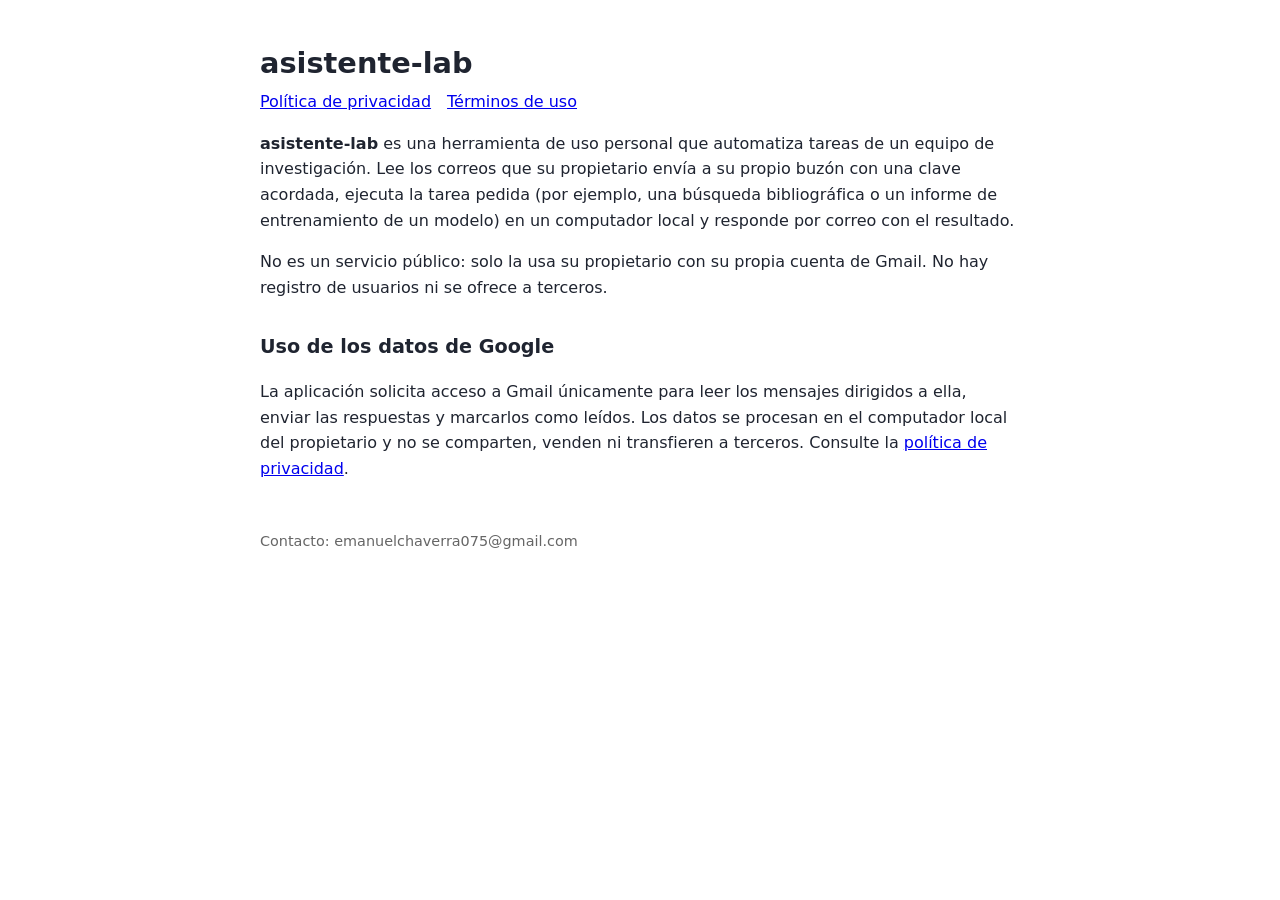
<file: index.html>
<!doctype html>
<html lang="es"><head><meta charset="utf-8"><meta name="viewport" content="width=device-width,initial-scale=1">
<title>asistente-lab</title><meta name="robots" content="noindex"><link rel="stylesheet" href="estilo.css"></head>
<body>
<h1>asistente-lab</h1>
<nav><a href="privacidad.html">Política de privacidad</a><a href="terminos.html">Términos de uso</a></nav>
<p><strong>asistente-lab</strong> es una herramienta de uso personal que automatiza tareas de un equipo de investigación.
Lee los correos que su propietario envía a su propio buzón con una clave acordada, ejecuta la tarea pedida
(por ejemplo, una búsqueda bibliográfica o un informe de entrenamiento de un modelo) en un computador local y
responde por correo con el resultado.</p>
<p>No es un servicio público: solo la usa su propietario con su propia cuenta de Gmail. No hay registro de
usuarios ni se ofrece a terceros.</p>
<h2>Uso de los datos de Google</h2>
<p>La aplicación solicita acceso a Gmail únicamente para leer los mensajes dirigidos a ella, enviar las
respuestas y marcarlos como leídos. Los datos se procesan en el computador local del propietario y no se
comparten, venden ni transfieren a terceros. Consulte la <a href="privacidad.html">política de privacidad</a>.</p>
<footer>Contacto: emanuelchaverra075@gmail.com</footer>
</body></html>
</file>
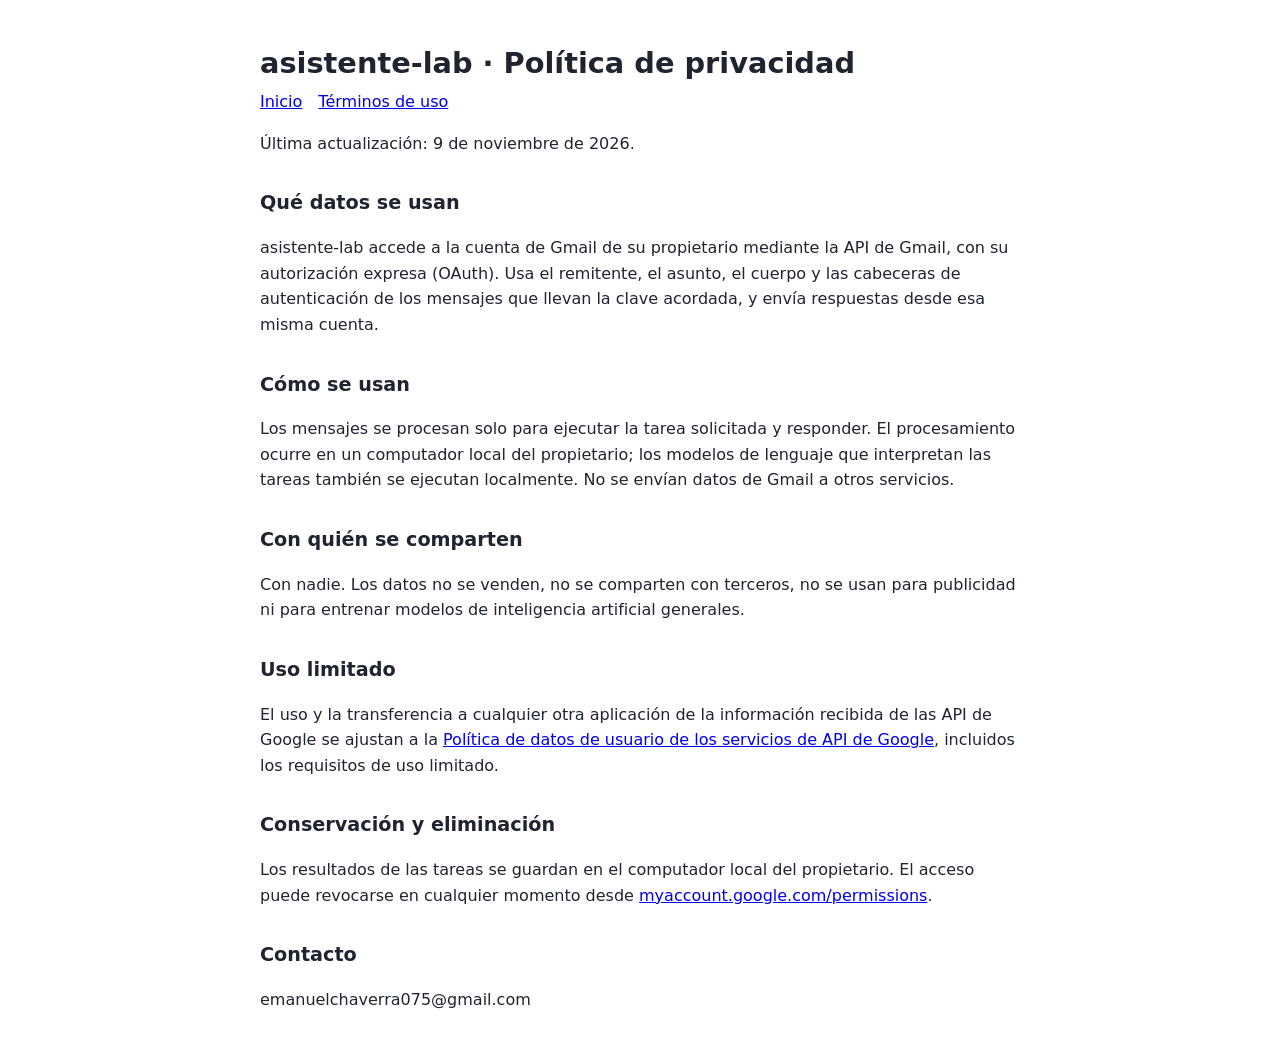
<file: privacidad.html>
<!doctype html>
<html lang="es"><head><meta charset="utf-8"><meta name="viewport" content="width=device-width,initial-scale=1">
<title>asistente-lab · Política de privacidad</title><meta name="robots" content="noindex"><link rel="stylesheet" href="estilo.css"></head>
<body>
<h1>asistente-lab · Política de privacidad</h1>
<nav><a href="index.html">Inicio</a><a href="terminos.html">Términos de uso</a></nav>
<p>Última actualización: 9 de noviembre de 2026.</p>
<h2>Qué datos se usan</h2>
<p>asistente-lab accede a la cuenta de Gmail de su propietario mediante la API de Gmail, con su autorización
expresa (OAuth). Usa el remitente, el asunto, el cuerpo y las cabeceras de autenticación de los mensajes que
llevan la clave acordada, y envía respuestas desde esa misma cuenta.</p>
<h2>Cómo se usan</h2>
<p>Los mensajes se procesan solo para ejecutar la tarea solicitada y responder. El procesamiento ocurre en un
computador local del propietario; los modelos de lenguaje que interpretan las tareas también se ejecutan
localmente. No se envían datos de Gmail a otros servicios.</p>
<h2>Con quién se comparten</h2>
<p>Con nadie. Los datos no se venden, no se comparten con terceros, no se usan para publicidad ni para
entrenar modelos de inteligencia artificial generales.</p>
<h2>Uso limitado</h2>
<p>El uso y la transferencia a cualquier otra aplicación de la información recibida de las API de Google se
ajustan a la <a href="https://developers.google.com/terms/api-services-user-data-policy">Política de datos de
usuario de los servicios de API de Google</a>, incluidos los requisitos de uso limitado.</p>
<h2>Conservación y eliminación</h2>
<p>Los resultados de las tareas se guardan en el computador local del propietario. El acceso puede revocarse en
cualquier momento desde <a href="https://myaccount.google.com/permissions">myaccount.google.com/permissions</a>.</p>
<h2>Contacto</h2>
<p>emanuelchaverra075@gmail.com</p>
</body></html>
</file>
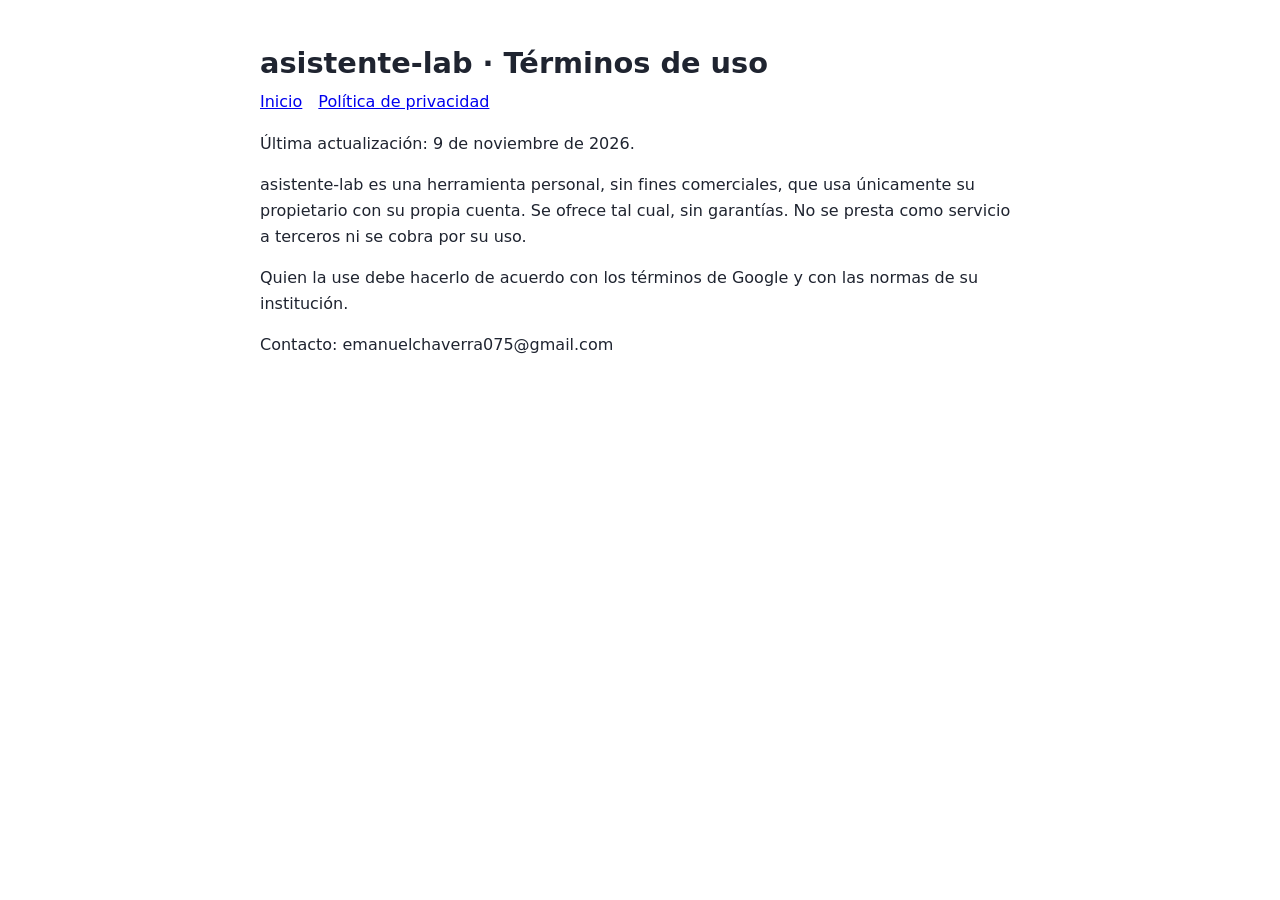
<file: terminos.html>
<!doctype html>
<html lang="es"><head><meta charset="utf-8"><meta name="viewport" content="width=device-width,initial-scale=1">
<title>asistente-lab · Términos de uso</title><meta name="robots" content="noindex"><link rel="stylesheet" href="estilo.css"></head>
<body>
<h1>asistente-lab · Términos de uso</h1>
<nav><a href="index.html">Inicio</a><a href="privacidad.html">Política de privacidad</a></nav>
<p>Última actualización: 9 de noviembre de 2026.</p>
<p>asistente-lab es una herramienta personal, sin fines comerciales, que usa únicamente su propietario con su
propia cuenta. Se ofrece tal cual, sin garantías. No se presta como servicio a terceros ni se cobra por su uso.</p>
<p>Quien la use debe hacerlo de acuerdo con los términos de Google y con las normas de su institución.</p>
<p>Contacto: emanuelchaverra075@gmail.com</p>
</body></html>
</file>
<file: estilo.css>
body{font-family:system-ui,-apple-system,"Segoe UI",Roboto,sans-serif;max-width:760px;margin:40px auto;padding:0 16px;line-height:1.6;color:#1f2430;background:#fff}
h1{font-size:1.8rem;margin-bottom:.2rem}h2{font-size:1.2rem;margin-top:2rem}
nav a{margin-right:16px}footer{margin-top:3rem;font-size:.9rem;color:#666}
@media (prefers-color-scheme:dark){body{background:#16181d;color:#e6e8ee}a{color:#8ab4ff}footer{color:#999}}
</file>
